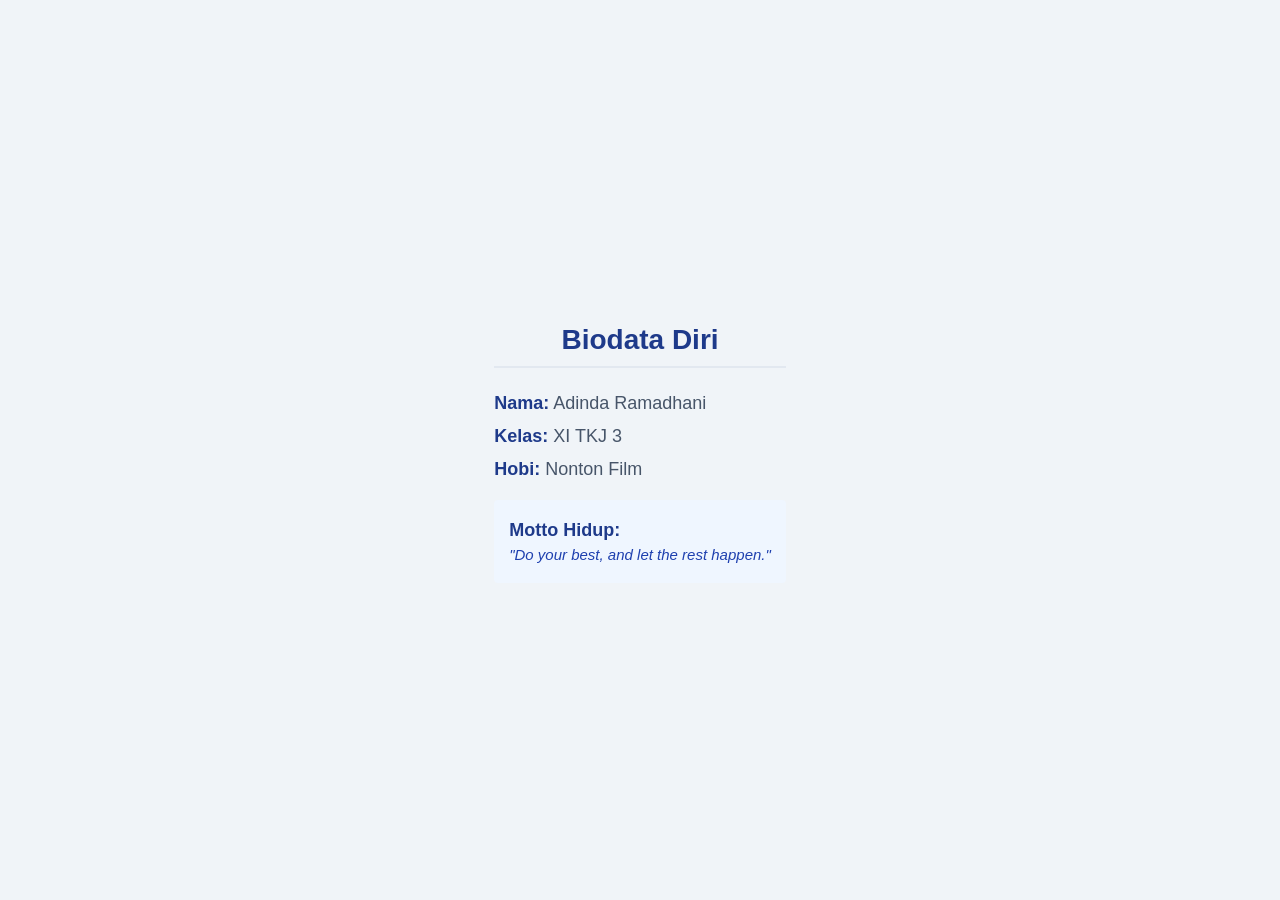
<file: pertemuan1/index.html>
<!DOCTYPE html>
<html lang="id">
<head>
    <meta charset="UTF-8">
    <meta name="viewport" content="width=device-width, initial-scale=1.0">
    <title>Biodata Diri</title>
    <link rel="stylesheet" href="style1.css">
</head>
<body>

    <div class="info-item">
        <h1>Biodata Diri</h1>
        
        <div class="info-item">
            <span class="label">Nama:</span> Adinda Ramadhani
        </div>
        
        <div class="info-item">
            <span class="label">Kelas:</span> XI TKJ 3
        </div>
        
        <div class="info-item">
            <span class="label">Hobi:</span> Nonton Film
        </div>
        
        <div class="motto-box">
            <p class="label">Motto Hidup:</p>
            <p class="motto-teks">"Do your best, and let the rest happen."</p>
        </div>
    </div>

</body>
</html>
</file>
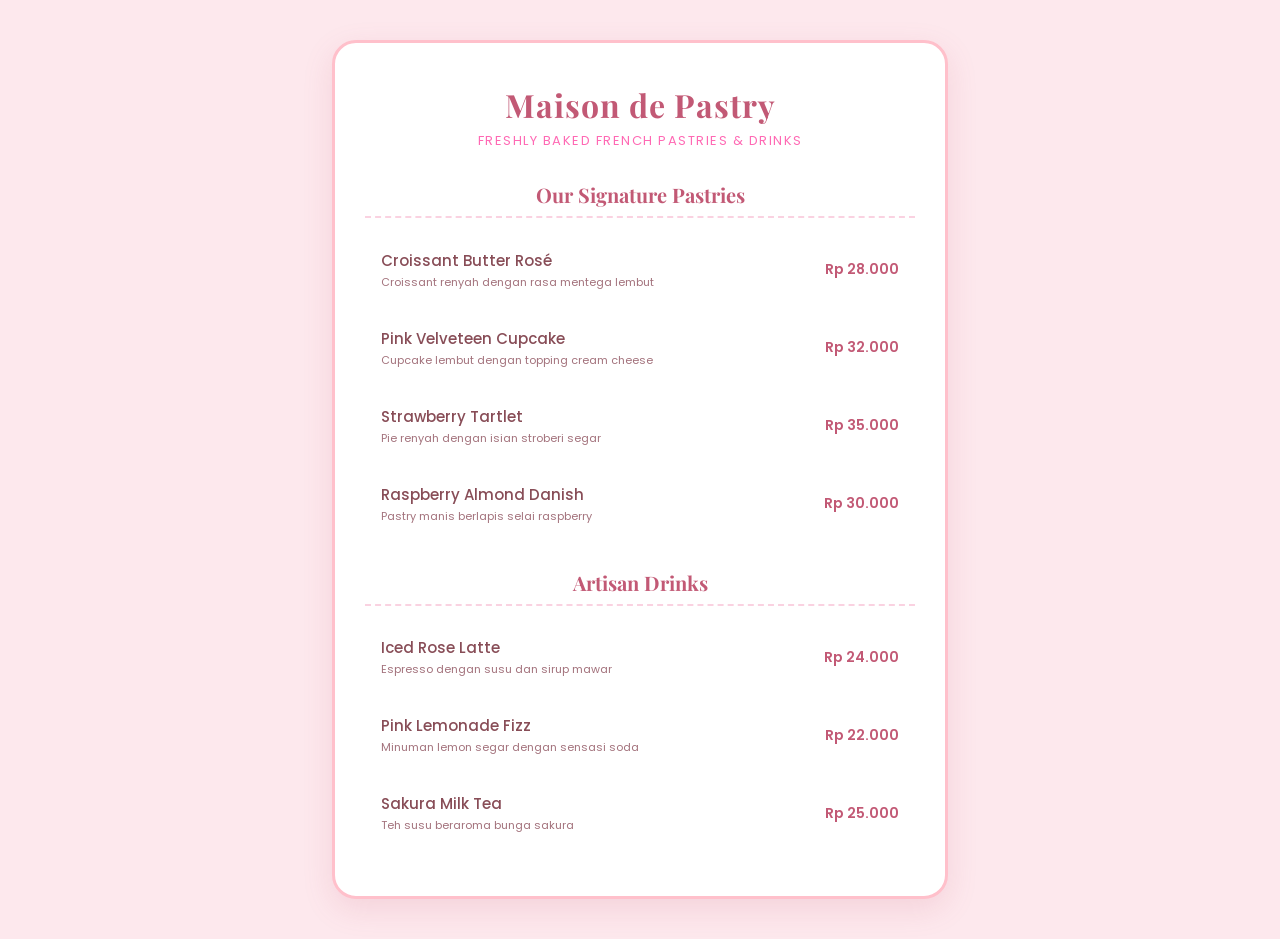
<file: pertemuan2/index.html>
<!DOCTYPE html>
<html lang="id">
<head>
    <meta charset="UTF-8">
    <meta name="viewport" content="width=device-width, initial-scale=1.0">
    <title>Menu Maison de Pastry</title>
    <link rel="stylesheet" href="style1.css">
    <link href="https://fonts.googleapis.com/css2?family=Playfair+Display:ital,wght@0,600;1,400&family=Poppins:wght@300;400;500&display=swap" rel="stylesheet">
</head>
<body>

    <div class="card-menu">
        <h1 class="judul-toko">Maison de Pastry</h1>
        <p class="sub-judul">Freshly Baked French Pastries & Drinks</p>
        <div class="menu-section">
            <h2>Our Signature Pastries</h2>
            <ul>
                <li>
                    <div class="item-info">
                        <span class="nama-item">Croissant Butter Rosé</span>
                        <span class="deskripsi">Croissant renyah dengan rasa mentega lembut</span>
                    </div>
                    <span class="harga">Rp 28.000</span>
                </li>
                <li>
                    <div class="item-info">
                        <span class="nama-item">Pink Velveteen Cupcake</span>
                        <span class="deskripsi">Cupcake lembut dengan topping cream cheese</span>
                    </div>
                    <span class="harga">Rp 32.000</span>
                </li>
                <li>
                    <div class="item-info">
                        <span class="nama-item">Strawberry Tartlet</span>
                        <span class="deskripsi">Pie renyah dengan isian stroberi segar</span>
                    </div>
                    <span class="harga">Rp 35.000</span>
                </li>
                <li>
                    <div class="item-info">
                        <span class="nama-item">Raspberry Almond Danish</span>
                        <span class="deskripsi">Pastry manis berlapis selai raspberry</span>
                    </div>
                    <span class="harga">Rp 30.000</span>
                </li>
            </ul>
        </div>
        <div class="menu-section">
            <h2>Artisan Drinks</h2>
            <ul>
                <li>
                    <div class="item-info">
                        <span class="nama-item">Iced Rose Latte</span>
                        <span class="deskripsi">Espresso dengan susu dan sirup mawar</span>
                    </div>
                    <span class="harga">Rp 24.000</span>
                </li>
                <li>
                    <div class="item-info">
                        <span class="nama-item">Pink Lemonade Fizz</span>
                        <span class="deskripsi">Minuman lemon segar dengan sensasi soda</span>
                    </div>
                    <span class="harga">Rp 22.000</span>
                </li>
                <li>
                    <div class="item-info">
                        <span class="nama-item">Sakura Milk Tea</span>
                        <span class="deskripsi">Teh susu beraroma bunga sakura</span>
                    </div>
                    <span class="harga">Rp 25.000</span>
                </li>
            </ul>
        </div>
    </div>

</body>
</html>
</file>
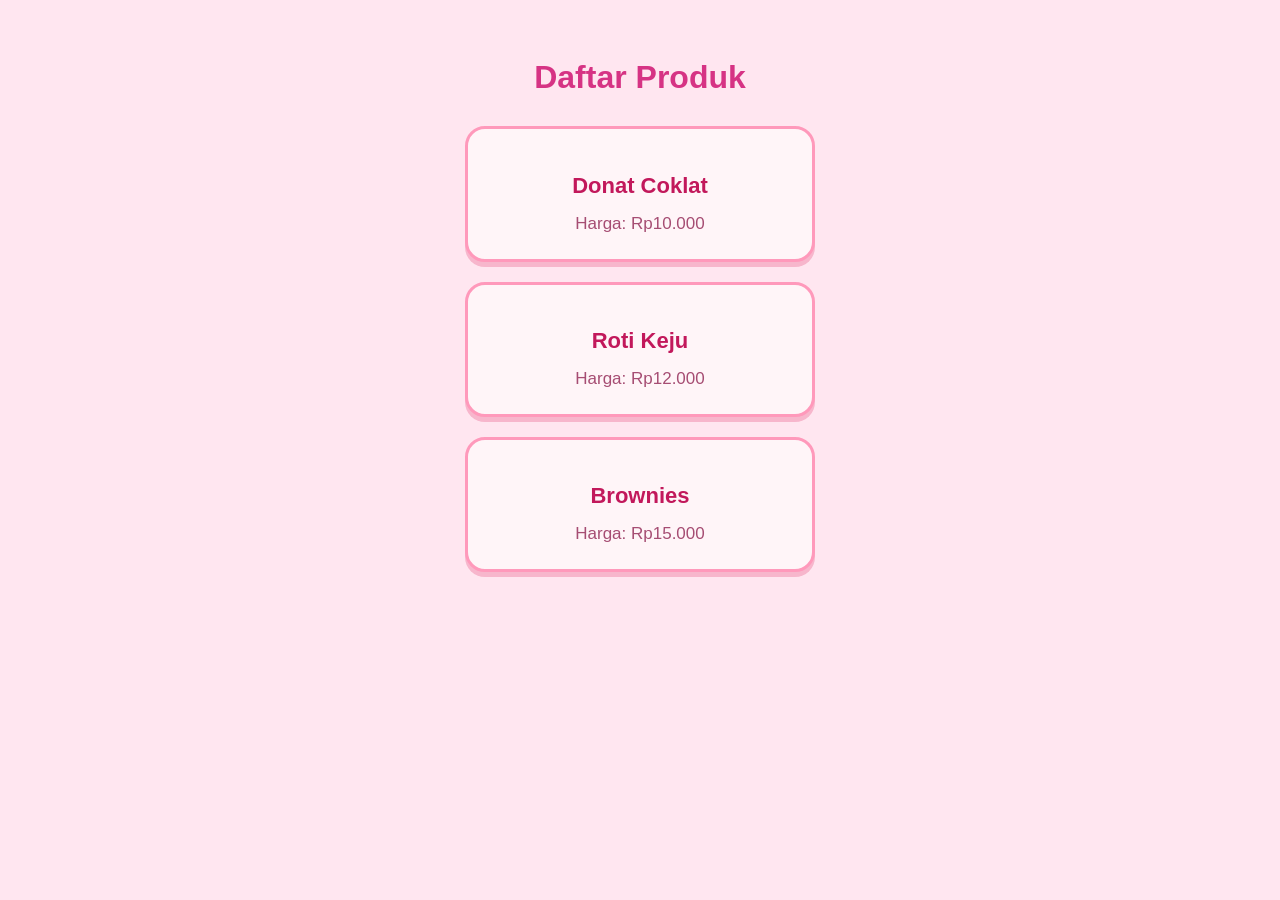
<file: pertemuan3/index.html>
<!DOCTYPE html>
<html lang="id">
<head>
    <meta charset="UTF-8">
    <title>Kartu Produk</title>
    <link rel="stylesheet" href="style.css">
</head>
<body>

    <h1> Daftar Produk </h1>

    <div class="produk">

        <div class="kartu">
            <h2>Donat Coklat </h2>
            <p>Harga: Rp10.000</p>
        </div>

        <div class="kartu">
            <h2>Roti Keju </h2>
            <p>Harga: Rp12.000</p>
        </div>

        <div class="kartu">
            <h2>Brownies </h2>
            <p>Harga: Rp15.000</p>
        </div>

    </div>

</body>
</html>
</file>
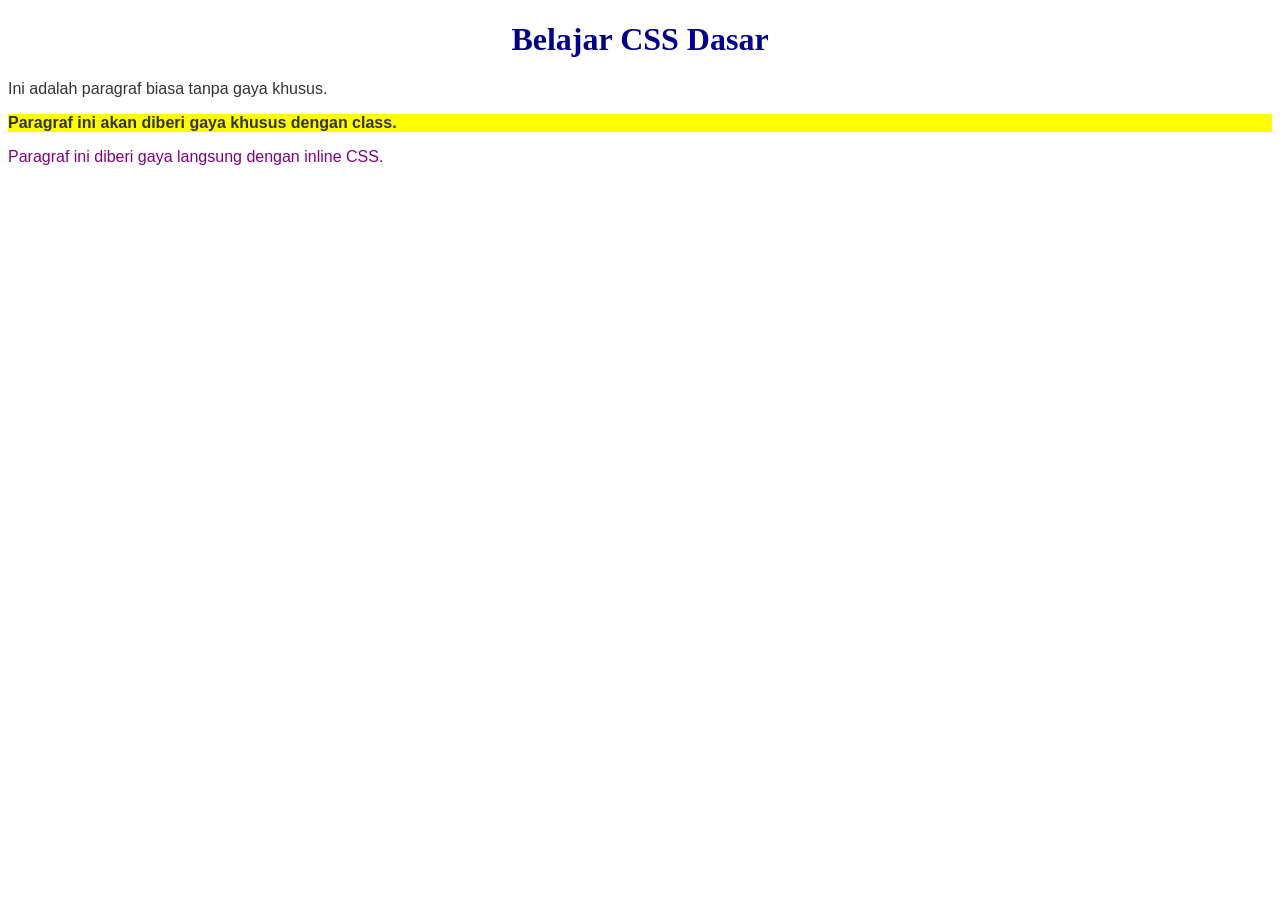
<file: pertemuan1/praktikum-css-p1.html>
<!DOCTYPE html>
<html lang="id">
<head>
  <meta charset="UTF-8">
  <title>Latihan CSS Dasar</title>
  <link rel="stylesheet" href="style.css">
</head>
<body>
  <h1 id="judul-utama">Belajar CSS Dasar</h1>
  <p>Ini adalah paragraf biasa tanpa gaya khusus.</p>
  <p class="highlight">Paragraf ini akan diberi gaya khusus dengan class.</p>
  <p style="color: purple;">Paragraf ini diberi gaya langsung dengan inline CSS.</p>
</body>
</html>
</file>
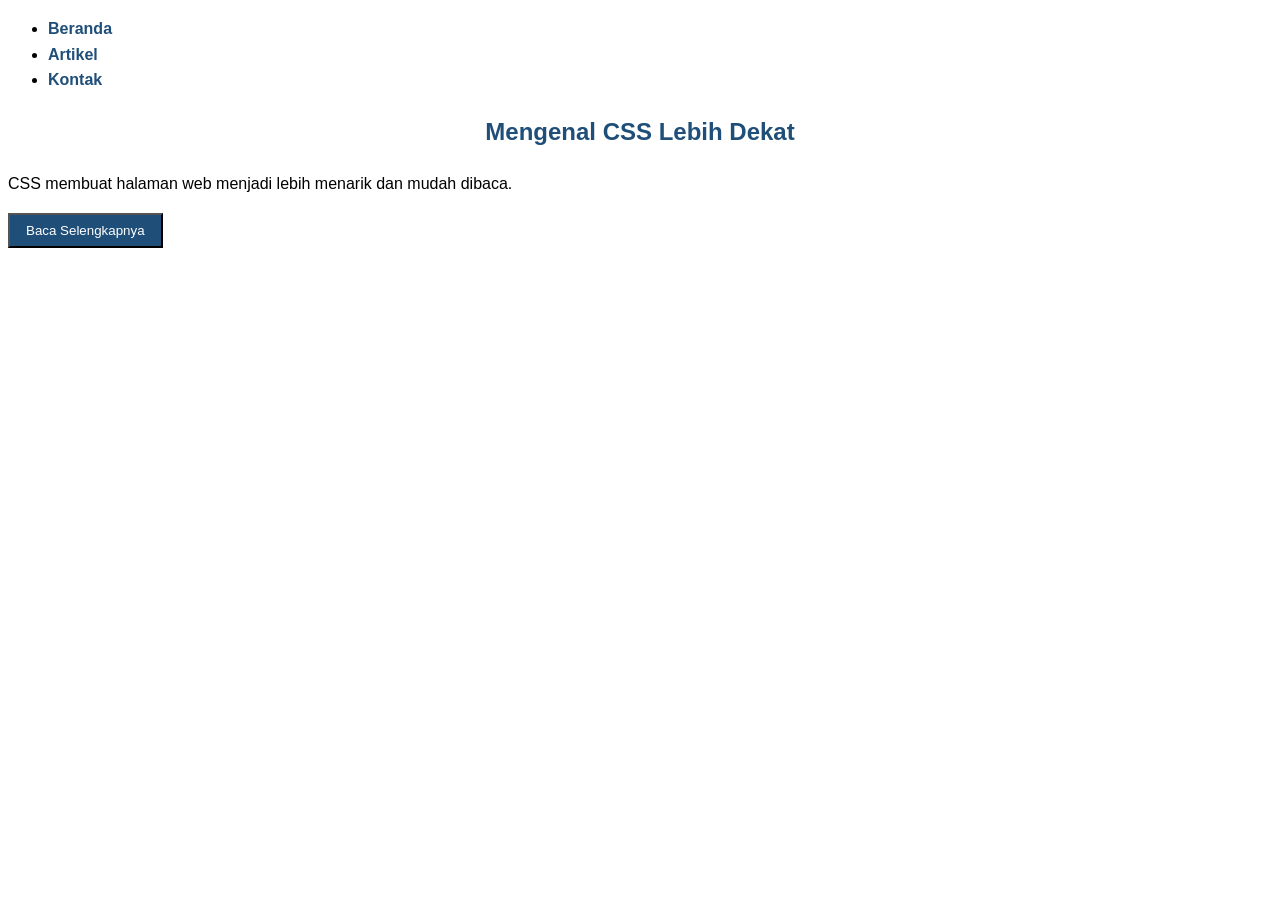
<file: pertemuan2/praktikum-css-p2.html>
<!DOCTYPE html>
<html lang="id">
<head>
  <meta charset="UTF-8">
  <title>Artikel Sederhana</title>
  <link rel="stylesheet" href="style.css">
</head>
<body>
  <header>
    <nav>
      <ul>
        <li><a href="#">Beranda</a></li>
        <li><a href="#">Artikel</a></li>
        <li><a href="#">Kontak</a></li>
      </ul>
    </nav>
  </header>
  <section>
    <h1>Mengenal CSS Lebih Dekat</h1>
    <p>CSS membuat halaman web menjadi lebih menarik dan mudah dibaca.</p>
    <button>Baca Selengkapnya</button>
  </section>
</body>
</html>
</file>
<file: pertemuan1/style1.css>
body {
    background-color: #f0f4f8;
    font-family: 'Segoe UI', Tahoma, Geneva, Verdana, sans-serif;
    color: #333333;
    font-size: 16px;
    display: flex;
    justify-content: center;
    align-items: center;
    min-height: 100vh;
    margin: 0;
}

h1 {
    color: #1e3a8a;
    font-size: 28px;
    text-align: center;
    margin-bottom: 25px;
    border-bottom: 2px solid #e2e8f0;
    padding-bottom: 10px;
}

p {
    margin: 5px 0;
}


.info-item {
    font-size: 18px;
    margin-bottom: 12px;
    color: #475569;
}

.label {
    font-weight: bold;
    color: #1e3a8a;
}

.motto-box {
    margin-top: 20px;
    padding: 15px;
    background-color: #eff6ff;
    border-radius: 4px;
}

.motto-teks {
    font-style: italic;
    color: #1e40af;
    font-size: 15px;
}
</file>
<file: pertemuan2/style1.css>
/* ===================================================
   KETERANGAN SYARAT TUGAS:
   - Grouping selector: h1, h2
   - Descendant selector: ul li
   - Pseudo-class :hover: ul li:hover
   - Format Warna 1 (Nama Warna): HotPink, Pink, White, Moccasin
   - Format Warna 2 (HEX Color): #fde8ed, #ffffff, #884d57, #c25975, #fad2e1
   =================================================== */

body {
    font-family: 'Poppins', sans-serif;
    background-color: #fde8ed; /* HEX Color */
    margin: 0;
    padding: 40px 20px;
    display: flex;
    justify-content: center;
}

.card-menu {
    background-color: #ffffff; /* HEX Color */
    width: 100%;
    max-width: 550px;
    padding: 40px 30px;
    border-radius: 24px;
    box-shadow: 0 10px 30px rgba(194, 89, 117, 0.15);
    border: 3px solid Pink; /* Named Color */
}

/* Grouping Selector: Styling h1 dan h2 sekaligus */
h1, h2 {
    font-family: 'Playfair Display', serif; /* Font Family */
    text-align: center;                    /* Text Align */
    color: #c25975;                        /* HEX Color */
}

.judul-toko {
    font-size: 32px;
    margin: 0;
    letter-spacing: 1px;
}

.sub-judul {
    text-align: center;
    color: HotPink; /* Named Color */
    font-size: 13px;
    margin-top: 5px;
    margin-bottom: 30px;
    text-transform: uppercase;
    letter-spacing: 1.5px;
}

h2 {
    font-size: 20px;
    border-bottom: 2px dashed #fad2e1; /* HEX Color */
    padding-bottom: 8px;
    margin-top: 30px;
}

ul {
    list-style: none;
    padding: 0;
    margin: 0;
}

/* Descendant Selector: Mengatur elemen li di dalam ul */
ul li {
    display: flex;
    justify-content: space-between;
    align-items: center;
    padding: 14px 16px;
    margin-bottom: 8px;
    border-radius: 12px;
    transition: all 0.3s ease;
}

/* Pseudo-class :hover: Efek pas kursor diarahin ke menu */
ul li:hover {
    background-color: Pink; /* Named Color */
    transform: translateY(-2px);
    box-shadow: 0 4px 12px rgba(0, 0, 0, 0.05);
    cursor: pointer;
}

.item-info {
    display: flex;
    flex-direction: column;
}

.nama-item {
    font-weight: 500;
    color: #884d57; /* HEX Color */
    font-size: 15px;
}

.deskripsi {
    font-size: 11px;
    color: #a3727c; /* HEX Color */
    margin-top: 2px;
}

.harga {
    font-weight: 600;
    color: #c25975; /* HEX Color */
    font-size: 14px;
}

/* Efek ganti warna teks saat di-hover */
ul li:hover .nama-item,
ul li:hover .deskripsi,
ul li:hover .harga {
    color: White; /* Named Color */
}
</file>
<file: pertemuan3/style.css>
* {
    box-sizing: border-box;
}

body {
    font-family: Arial, sans-serif;
    background-color: #ffe6f0;
    text-align: center;
    padding: 30px;
}

h1 {
    color: #d63384;
    font-size: 32px;
    margin-bottom: 30px;
}

.produk {
    width: 350px;
    margin: auto;
}

.kartu {
    width: 350px;
    padding: 25px;
    border: 3px solid #ff99bb;
    margin: 20px 0;
    box-sizing: border-box;
    background-color: #fff5f8;
    border-radius: 20px;
    box-shadow: 0 5px 0 #f7b6cc;
}

.kartu h2 {
    color: #c2185b;
    font-size: 22px;
    margin-bottom: 15px;
}

.kartu p {
    color: #a64d73;
    font-size: 17px;
    margin: 0;
}
</file>
<file: pertemuan1/style.css>
p {
  font-family: Arial, sans-serif;
  color: #333333;
}
.highlight {
  background-color: yellow;
  font-weight: bold;
}
#judul-utama {
  color: darkblue;
  text-align: center;
}
</file>
<file: pertemuan2/style.css>
h1, h2, h3 {
  font-family: "Segoe UI", Arial, sans-serif;
  color: #1F4E79;
}
nav a {
  text-decoration: none;
  color: #1F4E79;
  font-weight: bold;
}
nav a:hover {
  color: white;
  background-color: #1F4E79;
}
body {
  font-family: Arial, sans-serif;
  line-height: 1.6;
}
 
h1 {
  text-align: center;
}
button {
  background-color: rgb(31, 78, 121);
  color: white;
  padding: 8px 16px;
}
 
button:hover {
  background-color: rgba(31, 78, 121, 0.7);
}
</file>
